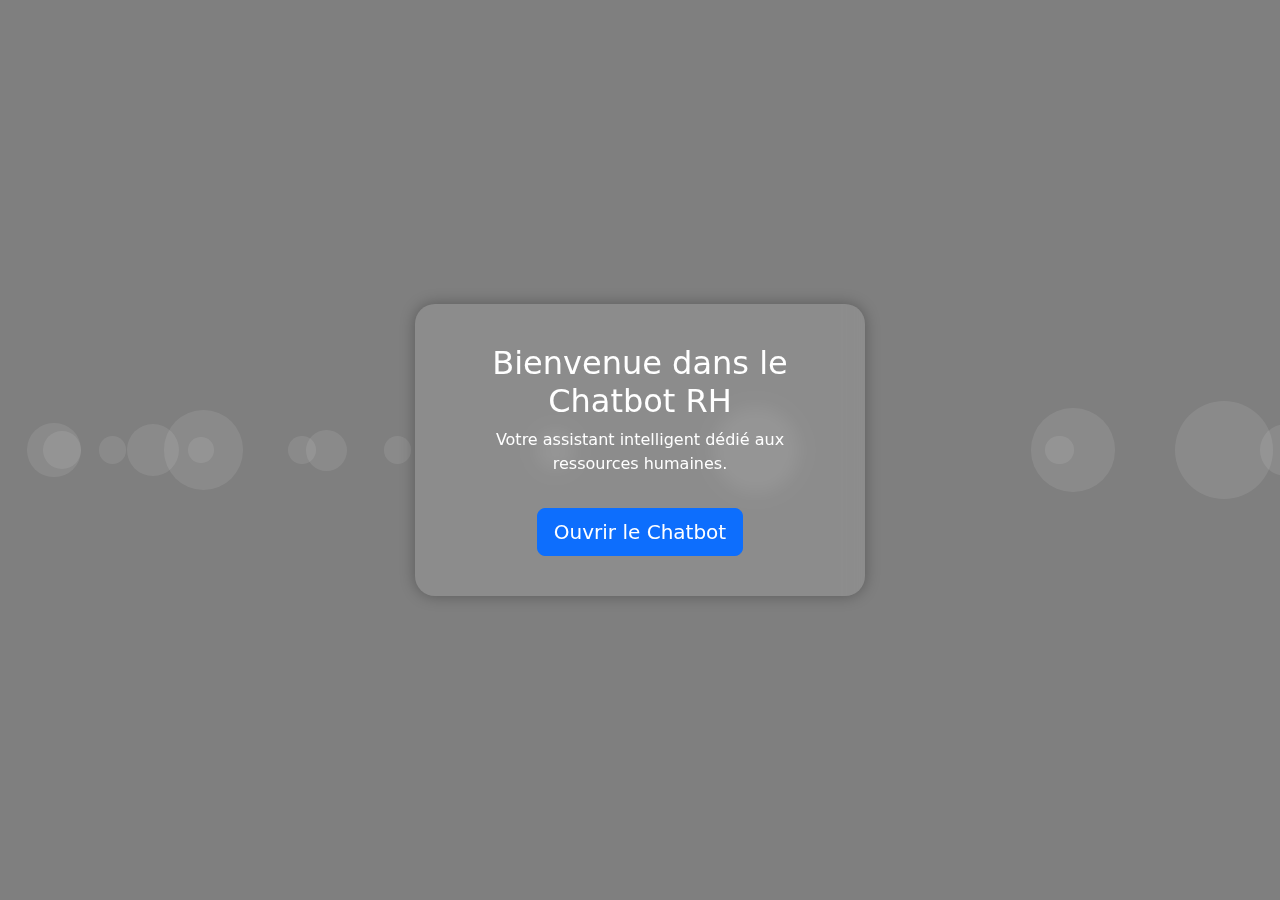
<file: templates/chat.html>
﻿<!DOCTYPE html>
<html lang="fr">
<head>
  <meta charset="UTF-8">
  <title>Accueil Chatbot RH</title>

  <link rel="stylesheet" href="https://cdn.jsdelivr.net/npm/bootstrap@5.3.0/dist/css/bootstrap.min.css">

  <style>
    /* ---- Fond flouté ---- */
    body {
      background: url('https://images.unsplash.com/photo-1521791136064-7986c2920216') no-repeat center center/cover;
      height: 100vh;
      display: flex;
      align-items: center;
      justify-content: center;
      position: relative;
      overflow: hidden;
      color: #fff;
    }

    /* ---- Overlay assombri ---- */
    body::before {
      content: "";
      position: absolute;
      top: 0; left: 0;
      width: 100%; height: 100%;
      background: rgba(0, 0, 0, 0.5);
      backdrop-filter: blur(2px);
      z-index: 0;
    }

    /* ---- Contenu centré ---- */
    .content {
      position: relative;
      z-index: 1;
      text-align: center;
      padding: 40px;
      background: rgba(255, 255, 255, 0.1);
      border-radius: 20px;
      backdrop-filter: blur(10px);
      max-width: 450px;
      width: 90%;
      box-shadow: 0 0 15px rgba(0,0,0,0.3);
    }

    /* ---- Bulles animées ---- */
    .bubble {
      position: absolute;
      border-radius: 50%;
      background: rgba(255, 255, 255, 0.15);
      animation: floatUp 10s infinite;
      opacity: 0.6;
    }

    @keyframes floatUp {
      0% { transform: translateY(100vh) scale(0.5); opacity: 0; }
      50% { opacity: 0.8; }
      100% { transform: translateY(-10vh) scale(1); opacity: 0; }
    }
  </style>
</head>

<body>

  <!-- Bulles aléatoires -->
  <script>
    for (let i = 0; i < 15; i++) {
      let bubble = document.createElement("div");
      bubble.classList.add("bubble");
      let size = Math.random() * 80 + 20; // 20px à 100px
      bubble.style.width = size + "px";
      bubble.style.height = size + "px";
      bubble.style.left = Math.random() * 100 + "vw"; 
      bubble.style.animationDuration = (Math.random() * 10 + 5) + "s";
      bubble.style.animationDelay = Math.random() * 5 + "s";
      document.body.appendChild(bubble);
    }
  </script>

  <!-- Contenu principal -->
  <div class="content">
    <h2>Bienvenue dans le Chatbot RH</h2>
    <p>Votre assistant intelligent dédié aux ressources humaines.</p>
    <a href="/chatbot" class="btn btn-primary btn-lg mt-3">
      Ouvrir le Chatbot
    </a>
  </div>

</body>
</html>
</file>
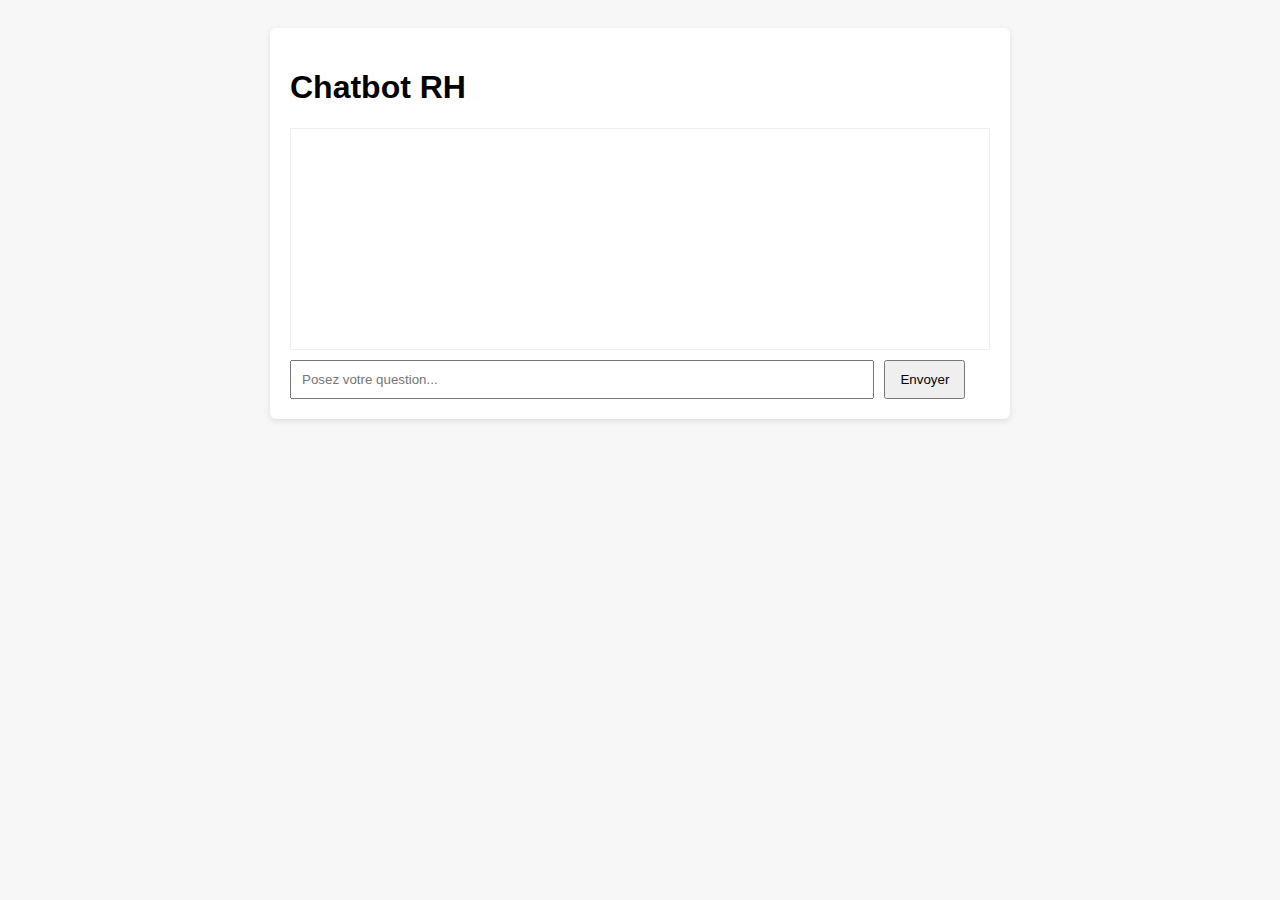
<file: templates/chatbot.html>
<!doctype html>
<html lang='fr'>
  <head>
    <meta charset='utf-8'>
    <title>Chatbot RH</title>
    <link rel='stylesheet' href='/static/style.css'>
  </head>
  <body>
    <div class='container'>
      <h1>Chatbot RH</h1>
      <div id='chatbox'></div>
      <input id='msg' placeholder='Posez votre question...' />
      <button id='send'>Envoyer</button>
    </div>

    <script>
      document.getElementById('send').onclick = async function(){
        const msg = document.getElementById('msg').value;
        if(!msg) return;
        const resp = await fetch('/chat', {
          method:'POST',
          headers:{'Content-Type':'application/json'},
          body: JSON.stringify({message: msg})
        });
        const data = await resp.json();
        const box = document.getElementById('chatbox');
        box.innerHTML += '<div class=\"user\">Q: '+msg+'</div>';
        box.innerHTML += '<div class=\"bot\">A: '+data.answer+'</div>';
        document.getElementById('msg').value = '';
      }
    </script>
  </body>
</html>
</file>
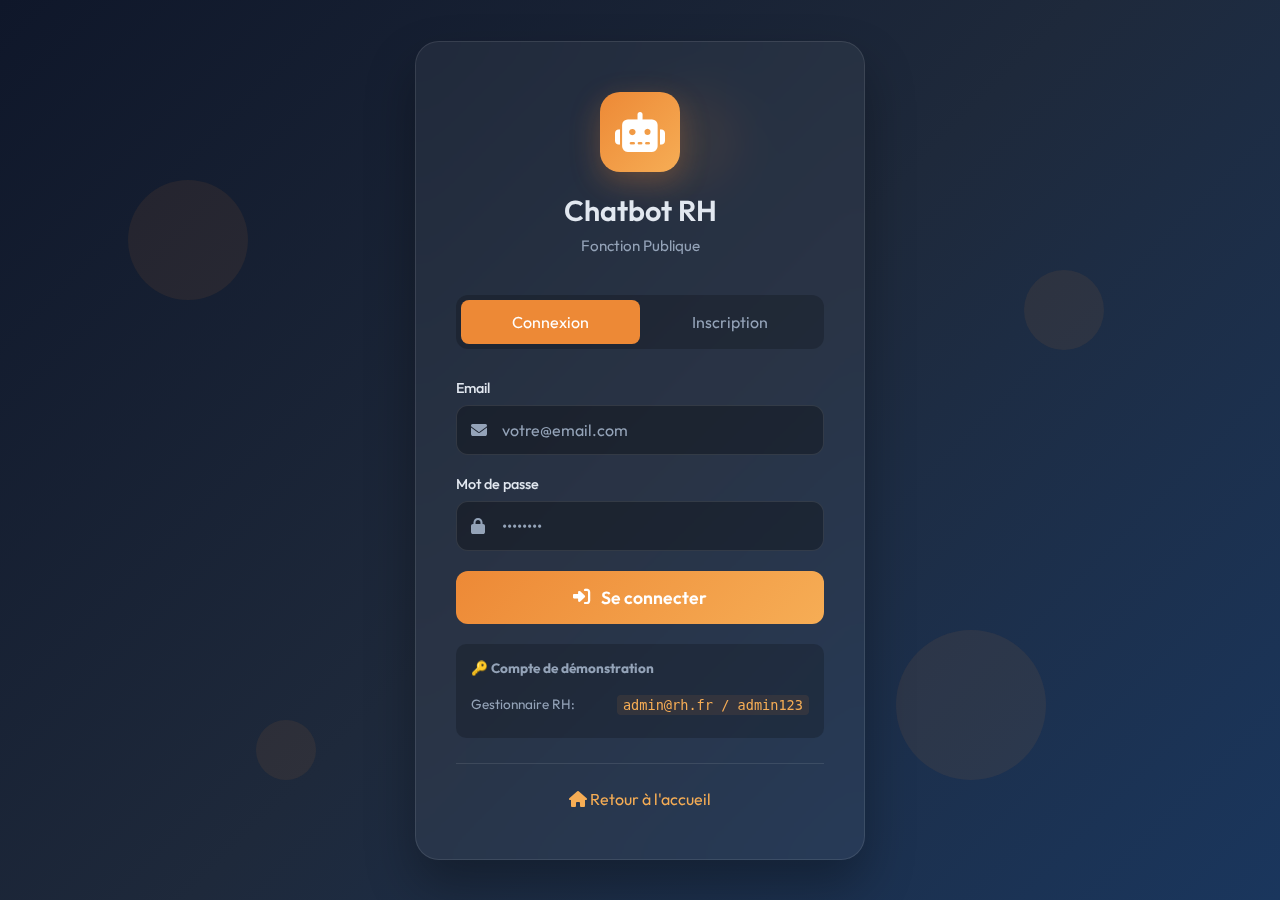
<file: templates/login.html>
<!DOCTYPE html>
<html lang="fr">
<head>
    <meta charset="UTF-8">
    <meta name="viewport" content="width=device-width, initial-scale=1.0">
    <title>Connexion - Chatbot RH</title>
    <link href="https://fonts.googleapis.com/css2?family=Outfit:wght@300;400;500;600;700&display=swap" rel="stylesheet">
    <link rel="stylesheet" href="https://cdnjs.cloudflare.com/ajax/libs/font-awesome/6.4.0/css/all.min.css">
    <style>
        :root {
            --primary: #1a365d;
            --accent: #ed8936;
            --accent-light: #f6ad55;
            --success: #38a169;
            --danger: #e53e3e;
            --bg-dark: #0f172a;
            --bg-light: #1e293b;
            --text-light: #e2e8f0;
            --text-muted: #94a3b8;
        }

        * { margin: 0; padding: 0; box-sizing: border-box; }

        body {
            font-family: 'Outfit', sans-serif;
            background: linear-gradient(135deg, var(--bg-dark) 0%, #1e293b 50%, var(--primary) 100%);
            min-height: 100vh;
            display: flex;
            align-items: center;
            justify-content: center;
            padding: 20px;
        }

        /* Background animation */
        .bg-shapes {
            position: fixed;
            top: 0;
            left: 0;
            width: 100%;
            height: 100%;
            overflow: hidden;
            z-index: 0;
        }

        .bg-shapes span {
            position: absolute;
            display: block;
            background: rgba(237, 137, 54, 0.08);
            border-radius: 50%;
            animation: float 20s infinite;
        }

        .bg-shapes span:nth-child(1) { width: 120px; height: 120px; left: 10%; top: 20%; animation-delay: 0s; }
        .bg-shapes span:nth-child(2) { width: 80px; height: 80px; left: 80%; top: 30%; animation-delay: 2s; }
        .bg-shapes span:nth-child(3) { width: 150px; height: 150px; left: 70%; top: 70%; animation-delay: 4s; }
        .bg-shapes span:nth-child(4) { width: 60px; height: 60px; left: 20%; top: 80%; animation-delay: 1s; }
        .bg-shapes span:nth-child(5) { width: 100px; height: 100px; left: 50%; top: 10%; animation-delay: 3s; }

        @keyframes float {
            0%, 100% { transform: translateY(0) rotate(0deg); }
            50% { transform: translateY(-30px) rotate(180deg); }
        }

        .login-container {
            position: relative;
            z-index: 1;
            width: 100%;
            max-width: 450px;
        }

        .login-card {
            background: rgba(255, 255, 255, 0.05);
            backdrop-filter: blur(20px);
            border: 1px solid rgba(255, 255, 255, 0.1);
            border-radius: 24px;
            padding: 50px 40px;
            box-shadow: 0 25px 50px rgba(0, 0, 0, 0.3);
        }

        .login-header {
            text-align: center;
            margin-bottom: 40px;
        }

        .login-logo {
            width: 80px;
            height: 80px;
            background: linear-gradient(135deg, var(--accent), var(--accent-light));
            border-radius: 20px;
            display: flex;
            align-items: center;
            justify-content: center;
            margin: 0 auto 20px;
            font-size: 2.5rem;
            color: white;
            box-shadow: 0 10px 30px rgba(237, 137, 54, 0.3);
        }

        .login-header h1 {
            color: var(--text-light);
            font-size: 1.8rem;
            font-weight: 600;
            margin-bottom: 8px;
        }

        .login-header p {
            color: var(--text-muted);
            font-size: 0.95rem;
        }

        /* Tabs */
        .auth-tabs {
            display: flex;
            background: rgba(0, 0, 0, 0.2);
            border-radius: 12px;
            padding: 5px;
            margin-bottom: 30px;
        }

        .auth-tab {
            flex: 1;
            padding: 12px;
            border: none;
            background: transparent;
            color: var(--text-muted);
            font-size: 1rem;
            font-family: inherit;
            cursor: pointer;
            border-radius: 8px;
            transition: all 0.3s;
        }

        .auth-tab.active {
            background: var(--accent);
            color: white;
        }

        /* Forms */
        .auth-form {
            display: none;
        }

        .auth-form.active {
            display: block;
            animation: fadeIn 0.4s ease-out;
        }

        @keyframes fadeIn {
            from { opacity: 0; transform: translateY(10px); }
            to { opacity: 1; transform: translateY(0); }
        }

        .form-group {
            margin-bottom: 20px;
        }

        .form-label {
            display: block;
            color: var(--text-light);
            font-size: 0.9rem;
            margin-bottom: 8px;
            font-weight: 500;
        }

        .input-wrapper {
            position: relative;
        }

        .input-wrapper i {
            position: absolute;
            left: 15px;
            top: 50%;
            transform: translateY(-50%);
            color: var(--text-muted);
        }

        .form-control {
            width: 100%;
            padding: 14px 15px 14px 45px;
            background: rgba(0, 0, 0, 0.3);
            border: 1px solid rgba(255, 255, 255, 0.1);
            border-radius: 12px;
            color: var(--text-light);
            font-size: 1rem;
            font-family: inherit;
            transition: all 0.3s;
        }

        .form-control:focus {
            outline: none;
            border-color: var(--accent);
            box-shadow: 0 0 0 3px rgba(237, 137, 54, 0.2);
        }

        .form-control::placeholder {
            color: var(--text-muted);
        }

        .form-row {
            display: grid;
            grid-template-columns: 1fr 1fr;
            gap: 15px;
        }

        .btn {
            width: 100%;
            padding: 15px;
            background: linear-gradient(135deg, var(--accent), var(--accent-light));
            border: none;
            border-radius: 12px;
            color: white;
            font-size: 1.1rem;
            font-weight: 600;
            font-family: inherit;
            cursor: pointer;
            transition: all 0.3s;
            display: flex;
            align-items: center;
            justify-content: center;
            gap: 10px;
        }

        .btn:hover {
            transform: translateY(-2px);
            box-shadow: 0 10px 30px rgba(237, 137, 54, 0.4);
        }

        .btn:disabled {
            opacity: 0.7;
            cursor: not-allowed;
            transform: none;
        }

        /* Alert */
        .alert {
            padding: 12px 15px;
            border-radius: 10px;
            margin-bottom: 20px;
            display: none;
            align-items: center;
            gap: 10px;
        }

        .alert.show {
            display: flex;
        }

        .alert-error {
            background: rgba(229, 62, 62, 0.2);
            border: 1px solid var(--danger);
            color: #fc8181;
        }

        .alert-success {
            background: rgba(56, 161, 105, 0.2);
            border: 1px solid var(--success);
            color: #68d391;
        }

        /* Footer link */
        .login-footer {
            text-align: center;
            margin-top: 25px;
            padding-top: 25px;
            border-top: 1px solid rgba(255, 255, 255, 0.1);
        }

        .login-footer a {
            color: var(--accent-light);
            text-decoration: none;
            transition: color 0.3s;
        }

        .login-footer a:hover {
            color: var(--accent);
        }

        /* Demo accounts */
        .demo-accounts {
            margin-top: 20px;
            padding: 15px;
            background: rgba(0, 0, 0, 0.2);
            border-radius: 10px;
        }

        .demo-accounts h4 {
            color: var(--text-muted);
            font-size: 0.85rem;
            margin-bottom: 10px;
        }

        .demo-account {
            display: flex;
            justify-content: space-between;
            padding: 8px 0;
            border-bottom: 1px solid rgba(255, 255, 255, 0.05);
            font-size: 0.85rem;
        }

        .demo-account:last-child {
            border-bottom: none;
        }

        .demo-account span {
            color: var(--text-muted);
        }

        .demo-account code {
            color: var(--accent-light);
            background: rgba(237, 137, 54, 0.1);
            padding: 2px 6px;
            border-radius: 4px;
        }

        /* Responsive */
        @media (max-width: 480px) {
            .login-card { padding: 30px 25px; }
            .form-row { grid-template-columns: 1fr; }
        }
    </style>
</head>
<body>
    <div class="bg-shapes">
        <span></span>
        <span></span>
        <span></span>
        <span></span>
        <span></span>
    </div>

    <div class="login-container">
        <div class="login-card">
            <div class="login-header">
                <div class="login-logo">
                    <i class="fas fa-robot"></i>
                </div>
                <h1>Chatbot RH</h1>
                <p>Fonction Publique</p>
            </div>

            <div class="auth-tabs">
                <button class="auth-tab active" onclick="showForm('login')">Connexion</button>
                <button class="auth-tab" onclick="showForm('register')">Inscription</button>
            </div>

            <div id="alert" class="alert">
                <i class="fas fa-info-circle"></i>
                <span id="alertMessage"></span>
            </div>

            <!-- Login Form -->
            <form id="loginForm" class="auth-form active" onsubmit="handleLogin(event)">
                <div class="form-group">
                    <label class="form-label">Email</label>
                    <div class="input-wrapper">
                        <i class="fas fa-envelope"></i>
                        <input type="email" class="form-control" id="loginEmail" placeholder="votre@email.com" required>
                    </div>
                </div>

                <div class="form-group">
                    <label class="form-label">Mot de passe</label>
                    <div class="input-wrapper">
                        <i class="fas fa-lock"></i>
                        <input type="password" class="form-control" id="loginPassword" placeholder="••••••••" required>
                    </div>
                </div>

                <button type="submit" class="btn" id="loginBtn">
                    <i class="fas fa-sign-in-alt"></i> Se connecter
                </button>

                <div class="demo-accounts">
                    <h4>🔑 Compte de démonstration</h4>
                    <div class="demo-account">
                        <span>Gestionnaire RH:</span>
                        <code>admin@rh.fr / admin123</code>
                    </div>
                </div>
            </form>

            <!-- Register Form -->
            <form id="registerForm" class="auth-form" onsubmit="handleRegister(event)">
                <div class="form-row">
                    <div class="form-group">
                        <label class="form-label">Matricule</label>
                        <div class="input-wrapper">
                            <i class="fas fa-id-card"></i>
                            <input type="text" class="form-control" id="regMatricule" placeholder="EMP001" required>
                        </div>
                    </div>
                    <div class="form-group">
                        <label class="form-label">Téléphone</label>
                        <div class="input-wrapper">
                            <i class="fas fa-phone"></i>
                            <input type="tel" class="form-control" id="regTelephone" placeholder="06 XX XX XX XX">
                        </div>
                    </div>
                </div>

                <div class="form-row">
                    <div class="form-group">
                        <label class="form-label">Nom</label>
                        <div class="input-wrapper">
                            <i class="fas fa-user"></i>
                            <input type="text" class="form-control" id="regNom" placeholder="Dupont" required>
                        </div>
                    </div>
                    <div class="form-group">
                        <label class="form-label">Prénom</label>
                        <div class="input-wrapper">
                            <i class="fas fa-user"></i>
                            <input type="text" class="form-control" id="regPrenom" placeholder="Jean" required>
                        </div>
                    </div>
                </div>

                <div class="form-group">
                    <label class="form-label">Email professionnel</label>
                    <div class="input-wrapper">
                        <i class="fas fa-envelope"></i>
                        <input type="email" class="form-control" id="regEmail" placeholder="jean.dupont@gouv.fr" required>
                    </div>
                </div>

                <div class="form-group">
                    <label class="form-label">Département</label>
                    <div class="input-wrapper">
                        <i class="fas fa-building"></i>
                        <input type="text" class="form-control" id="regDepartement" placeholder="Direction des Finances">
                    </div>
                </div>

                <div class="form-group">
                    <label class="form-label">Mot de passe (min. 6 caractères)</label>
                    <div class="input-wrapper">
                        <i class="fas fa-lock"></i>
                        <input type="password" class="form-control" id="regPassword" placeholder="••••••••" required minlength="6">
                    </div>
                </div>

                <button type="submit" class="btn" id="registerBtn">
                    <i class="fas fa-user-plus"></i> Créer mon compte
                </button>
            </form>

            <div class="login-footer">
                <a href="/"><i class="fas fa-home"></i> Retour à l'accueil</a>
            </div>
        </div>
    </div>

    <script>
        function showForm(formType) {
            document.querySelectorAll('.auth-form').forEach(f => f.classList.remove('active'));
            document.querySelectorAll('.auth-tab').forEach(t => t.classList.remove('active'));
            
            document.getElementById(formType + 'Form').classList.add('active');
            event.target.classList.add('active');
            hideAlert();
        }

        function showAlert(message, type = 'error') {
            const alert = document.getElementById('alert');
            const alertMessage = document.getElementById('alertMessage');
            alert.className = `alert show alert-${type}`;
            alertMessage.textContent = message;
        }

        function hideAlert() {
            document.getElementById('alert').classList.remove('show');
        }

        async function handleLogin(event) {
            event.preventDefault();
            const btn = document.getElementById('loginBtn');
            btn.disabled = true;
            btn.innerHTML = '<i class="fas fa-spinner fa-spin"></i> Connexion...';
            hideAlert();

            try {
                const response = await fetch('/api/auth/login', {
                    method: 'POST',
                    headers: { 'Content-Type': 'application/json' },
                    body: JSON.stringify({
                        email: document.getElementById('loginEmail').value,
                        password: document.getElementById('loginPassword').value
                    })
                });

                const data = await response.json();

                if (data.success) {
                    showAlert(data.message, 'success');
                    setTimeout(() => {
                        window.location.href = data.redirect || '/employe';
                    }, 1000);
                } else {
                    showAlert(data.error);
                }
            } catch (error) {
                showAlert('Erreur de connexion au serveur');
            }

            btn.disabled = false;
            btn.innerHTML = '<i class="fas fa-sign-in-alt"></i> Se connecter';
        }

        async function handleRegister(event) {
            event.preventDefault();
            const btn = document.getElementById('registerBtn');
            btn.disabled = true;
            btn.innerHTML = '<i class="fas fa-spinner fa-spin"></i> Création...';
            hideAlert();

            try {
                const response = await fetch('/api/auth/register', {
                    method: 'POST',
                    headers: { 'Content-Type': 'application/json' },
                    body: JSON.stringify({
                        matricule: document.getElementById('regMatricule').value,
                        nom: document.getElementById('regNom').value,
                        prenom: document.getElementById('regPrenom').value,
                        email: document.getElementById('regEmail').value,
                        password: document.getElementById('regPassword').value,
                        telephone: document.getElementById('regTelephone').value,
                        departement: document.getElementById('regDepartement').value
                    })
                });

                const data = await response.json();

                if (data.success) {
                    showAlert(data.message, 'success');
                    setTimeout(() => {
                        showForm('login');
                        document.querySelector('.auth-tab').click();
                    }, 2000);
                } else {
                    showAlert(data.error);
                }
            } catch (error) {
                showAlert('Erreur de connexion au serveur');
            }

            btn.disabled = false;
            btn.innerHTML = '<i class="fas fa-user-plus"></i> Créer mon compte';
        }
    </script>
</body>
</html>
</file>
<file: static/style.css>
﻿body { font-family: Arial, sans-serif; padding: 20px; background:#f7f7f7; }
.container { max-width:700px; margin:0 auto; background:white; padding:20px; border-radius:6px; box-shadow:0 2px 6px rgba(0,0,0,0.1);}
#chatbox { min-height:200px; border:1px solid #eee; padding:10px; margin-bottom:10px; overflow:auto; max-height:400px;}
.user { color: #0b6; margin:6px 0; }
.bot { color:#06b; margin:6px 0;}
input { width:80%; padding:10px; margin-right:6px;}
button { padding:10px 14px;}
</file>
